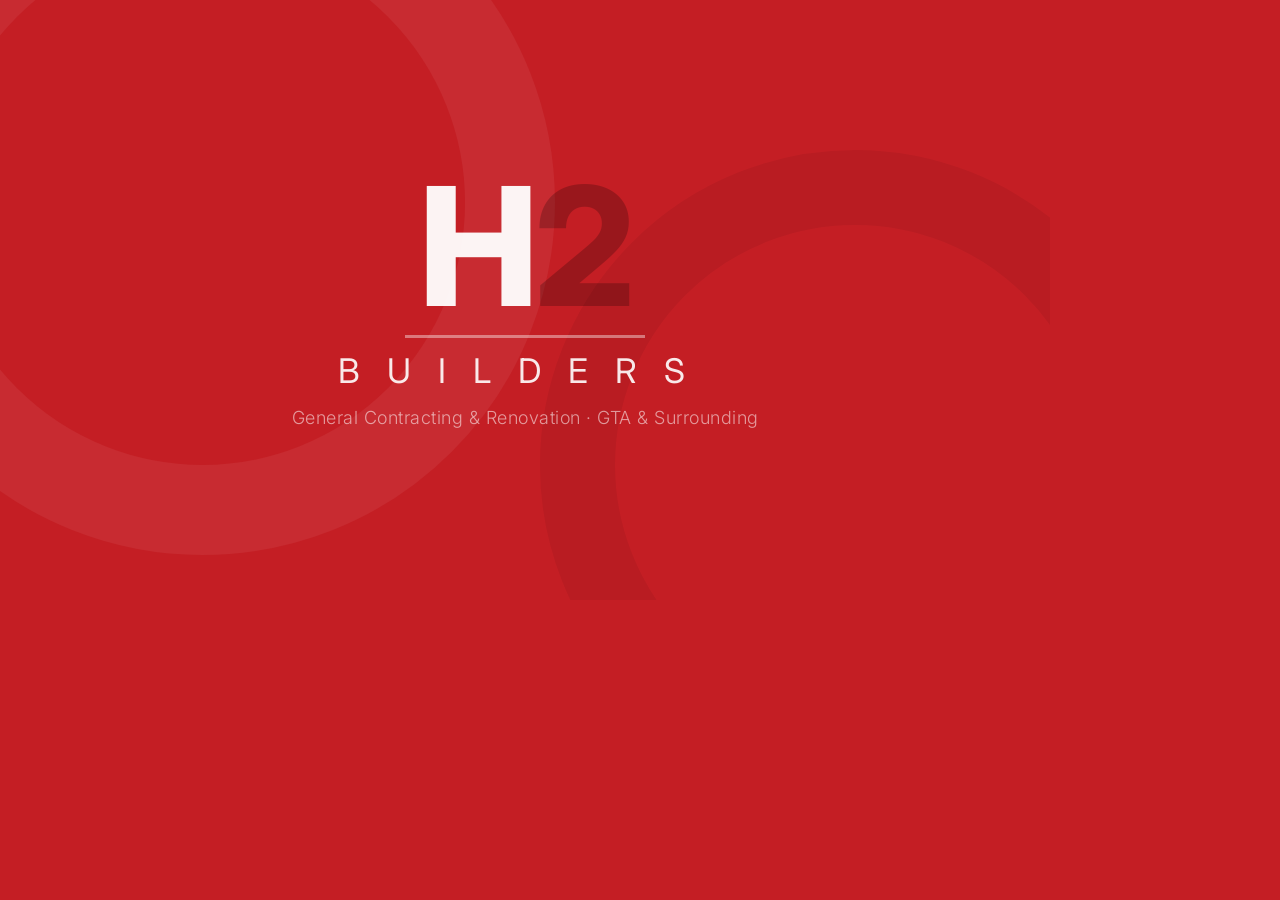
<file: business-card-back.html>
<!DOCTYPE html>
<html lang="en">
<head>
  <meta charset="UTF-8">
  <style>
    @import url('https://fonts.googleapis.com/css2?family=Inter:wght@300;400;500;600;700;800&display=swap');
    * { margin: 0; padding: 0; box-sizing: border-box; }
    html, body {
      width: 1050px;
      height: 600px;
      overflow: hidden;
      font-family: 'Inter', Arial, sans-serif;
      background: #C41E24;
    }
    .card-back {
      width: 1050px;
      height: 600px;
      background: #C41E24;
      display: flex;
      align-items: center;
      justify-content: center;
      position: relative;
      overflow: hidden;
    }
    .card-back::before {
      content: '';
      position: absolute;
      top: -150px;
      left: -150px;
      width: 525px;
      height: 525px;
      border: 90px solid rgba(255,255,255,0.06);
      border-radius: 50%;
    }
    .card-back::after {
      content: '';
      position: absolute;
      bottom: -180px;
      right: -120px;
      width: 480px;
      height: 480px;
      border: 75px solid rgba(0,0,0,0.06);
      border-radius: 50%;
    }
    .back-content {
      display: flex;
      flex-direction: column;
      align-items: center;
      gap: 0;
      position: relative;
      z-index: 1;
    }
    .back-wordmark {
      display: flex;
      align-items: baseline;
      letter-spacing: -4px;
      line-height: 0.9;
    }
    .back-logo-h {
      font-size: 165px;
      font-weight: 800;
      color: rgba(255,255,255,0.95);
    }
    .back-logo-2 {
      font-size: 165px;
      font-weight: 800;
      color: rgba(0,0,0,0.22);
    }
    .back-rule {
      width: 240px;
      height: 3px;
      background: rgba(255,255,255,0.4);
      margin: 14px 0 12px;
    }
    .back-builders {
      font-size: 34px;
      font-weight: 400;
      color: rgba(255,255,255,0.9);
      letter-spacing: 27px;
      text-transform: uppercase;
    }
    .back-tagline {
      font-size: 18px;
      color: rgba(255,255,255,0.55);
      letter-spacing: 0.5px;
      margin-top: 16px;
      font-weight: 300;
    }
  </style>
</head>
<body>
  <div class="card-back">
    <div class="back-content">
      <div class="back-wordmark">
        <span class="back-logo-h">H</span><span class="back-logo-2">2</span>
      </div>
      <div class="back-rule"></div>
      <div class="back-builders">Builders</div>
      <div class="back-tagline">General Contracting &amp; Renovation · GTA &amp; Surrounding</div>
    </div>
  </div>
</body>
</html>
</file>
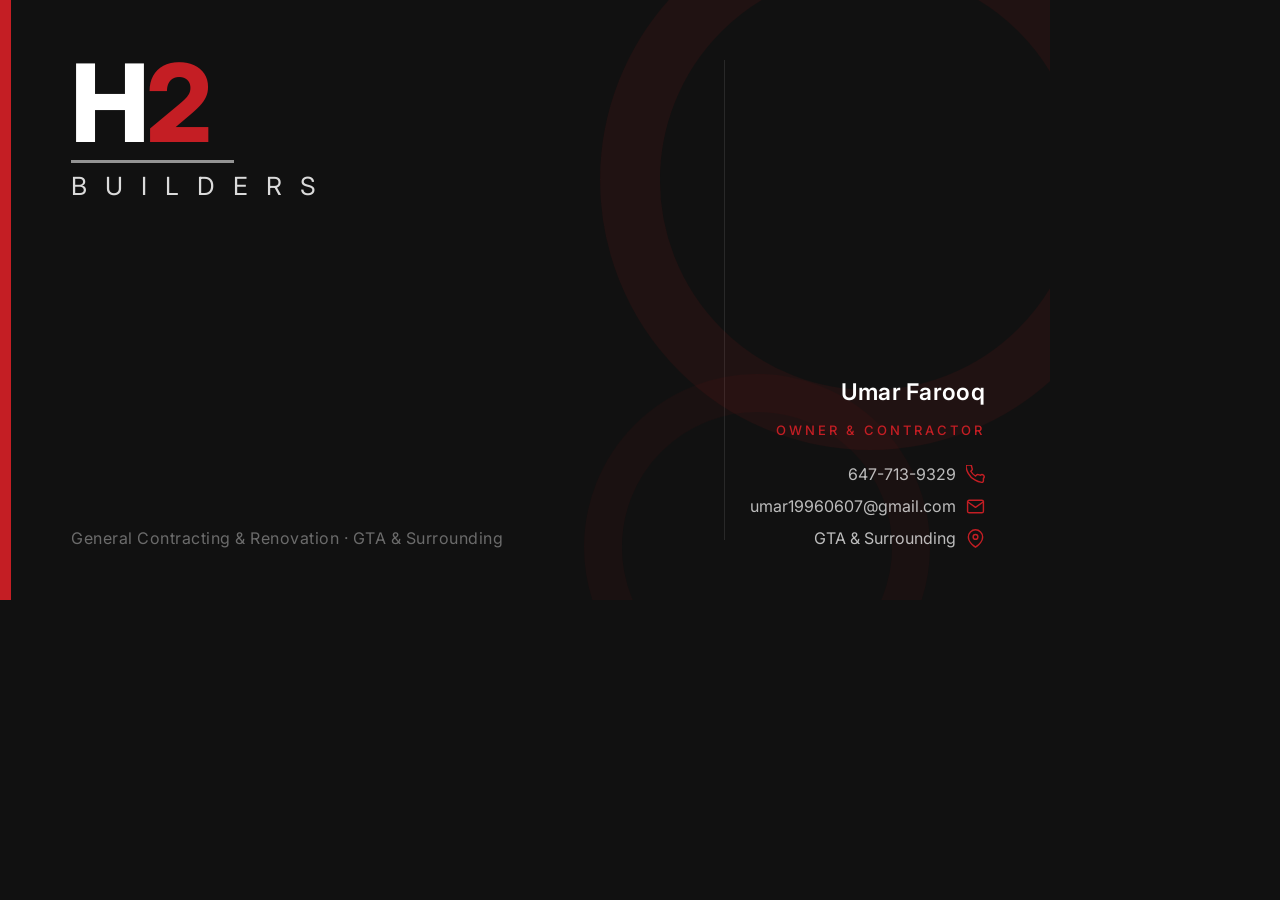
<file: business-card-front.html>
<!DOCTYPE html>
<html lang="en">
<head>
  <meta charset="UTF-8">
  <style>
    @import url('https://fonts.googleapis.com/css2?family=Inter:wght@300;400;500;600;700;800&display=swap');
    * { margin: 0; padding: 0; box-sizing: border-box; }
    html, body {
      width: 1050px;
      height: 600px;
      overflow: hidden;
      font-family: 'Inter', Arial, sans-serif;
      background: #111111;
    }
    .card-front {
      width: 1050px;
      height: 600px;
      background: #111111;
      display: flex;
      position: relative;
      overflow: hidden;
    }
    .card-front::before {
      content: '';
      position: absolute;
      top: -90px;
      right: -90px;
      width: 420px;
      height: 420px;
      border: 60px solid rgba(196, 30, 36, 0.08);
      border-radius: 50%;
    }
    .card-front::after {
      content: '';
      position: absolute;
      bottom: -120px;
      right: 120px;
      width: 270px;
      height: 270px;
      border: 38px solid rgba(196, 30, 36, 0.05);
      border-radius: 50%;
    }
    .front-stripe {
      width: 11px;
      background: #C41E24;
      flex-shrink: 0;
    }
    .front-content {
      flex: 1;
      display: flex;
      flex-direction: column;
      justify-content: space-between;
      padding: 54px 75px 52px 60px;
      position: relative;
      z-index: 1;
    }
    .logo { display: flex; flex-direction: column; }
    .logo-wordmark {
      display: flex;
      align-items: baseline;
      line-height: 1;
      letter-spacing: -3px;
    }
    .logo-h {
      font-size: 108px;
      font-weight: 800;
      color: #FFFFFF;
      line-height: 0.9;
    }
    .logo-2 {
      font-size: 108px;
      font-weight: 800;
      color: #C41E24;
      line-height: 0.9;
    }
    .logo-rule {
      width: 163px;
      height: 3px;
      background: rgba(255,255,255,0.55);
      margin: 9px 0 8px;
    }
    .logo-builders {
      font-size: 25px;
      font-weight: 400;
      color: rgba(255,255,255,0.85);
      letter-spacing: 18px;
      text-transform: uppercase;
    }
    .tagline {
      font-size: 16px;
      color: rgba(255,255,255,0.38);
      letter-spacing: 0.5px;
      font-weight: 400;
    }
    .divider-line {
      width: 1px;
      background: rgba(255,255,255,0.1);
      align-self: stretch;
      margin: 60px 15px 60px 30px;
      flex-shrink: 0;
    }
    .front-right {
      display: flex;
      flex-direction: column;
      justify-content: flex-end;
      padding: 54px 65px 52px 0;
      align-items: flex-end;
      gap: 12px;
      position: relative;
      z-index: 1;
      min-width: 310px;
    }
    .contact-name {
      font-size: 23px;
      font-weight: 600;
      color: #FFFFFF;
      letter-spacing: 0.3px;
      text-align: right;
      margin-bottom: 4px;
    }
    .contact-title {
      font-size: 13px;
      font-weight: 500;
      color: #C41E24;
      letter-spacing: 3px;
      text-transform: uppercase;
      text-align: right;
      margin-bottom: 14px;
    }
    .contact-item {
      display: flex;
      align-items: center;
      gap: 10px;
      justify-content: flex-end;
    }
    .contact-text {
      font-size: 16px;
      color: rgba(255,255,255,0.72);
      font-weight: 400;
      text-align: right;
    }
    .contact-icon {
      width: 19px;
      height: 19px;
      flex-shrink: 0;
    }
  </style>
</head>
<body>
  <div class="card-front">
    <div class="front-stripe"></div>
    <div class="front-content">
      <div class="logo">
        <div class="logo-wordmark">
          <span class="logo-h">H</span><span class="logo-2">2</span>
        </div>
        <div class="logo-rule"></div>
        <div class="logo-builders">Builders</div>
      </div>
      <div class="tagline">General Contracting &amp; Renovation · GTA &amp; Surrounding</div>
    </div>
    <div class="divider-line"></div>
    <div class="front-right">
      <div class="contact-name">Umar Farooq</div>
      <div class="contact-title">Owner &amp; Contractor</div>
      <div class="contact-item">
        <span class="contact-text">647-713-9329</span>
        <svg class="contact-icon" viewBox="0 0 24 24" fill="none" stroke="#C41E24" stroke-width="1.8" stroke-linecap="round" stroke-linejoin="round">
          <path d="M22 16.92v3a2 2 0 01-2.18 2 19.79 19.79 0 01-8.63-3.07A19.5 19.5 0 013.07 10.8 19.79 19.79 0 01.1 2.18 2 2 0 012.08 0h3a2 2 0 012 1.72c.127.96.361 1.903.7 2.81a2 2 0 01-.45 2.11L6.09 7.91a16 16 0 006 6l1.27-1.27a2 2 0 012.11-.45c.907.339 1.85.573 2.81.7A2 2 0 0122 16.92z"/>
        </svg>
      </div>
      <div class="contact-item">
        <span class="contact-text">umar19960607@gmail.com</span>
        <svg class="contact-icon" viewBox="0 0 24 24" fill="none" stroke="#C41E24" stroke-width="1.8" stroke-linecap="round" stroke-linejoin="round">
          <path d="M4 4h16c1.1 0 2 .9 2 2v12c0 1.1-.9 2-2 2H4c-1.1 0-2-.9-2-2V6c0-1.1.9-2 2-2z"/>
          <polyline points="22,6 12,13 2,6"/>
        </svg>
      </div>
      <div class="contact-item">
        <span class="contact-text">GTA &amp; Surrounding</span>
        <svg class="contact-icon" viewBox="0 0 24 24" fill="none" stroke="#C41E24" stroke-width="1.8" stroke-linecap="round" stroke-linejoin="round">
          <path d="M21 10c0 7-9 13-9 13s-9-6-9-13a9 9 0 0118 0z"/>
          <circle cx="12" cy="10" r="3"/>
        </svg>
      </div>
    </div>
  </div>
</body>
</html>
</file>
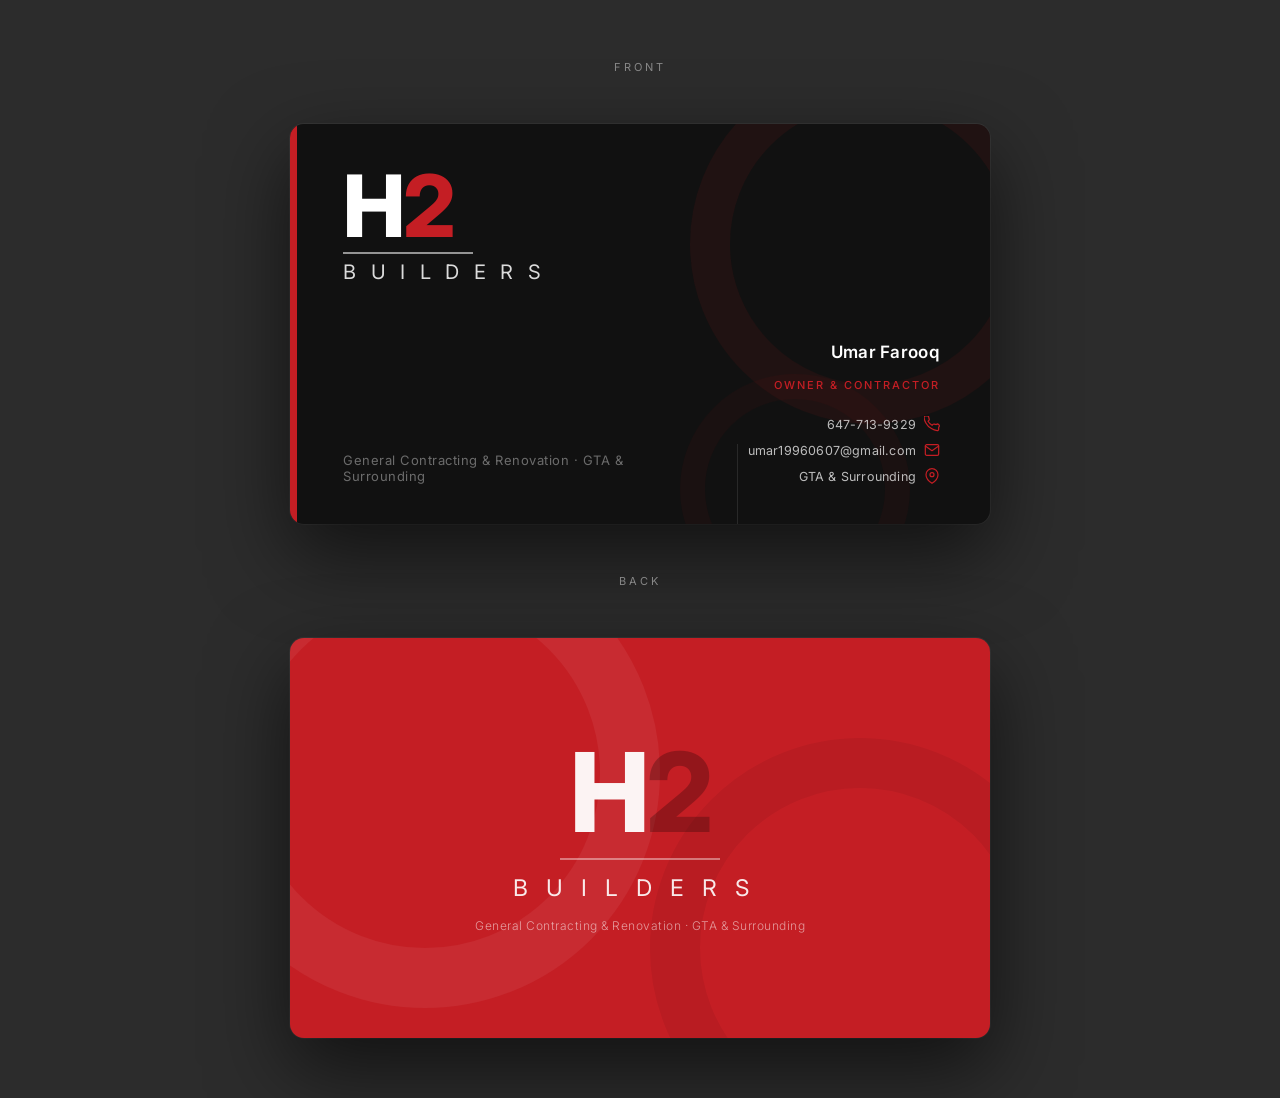
<file: business-card.html>
<!DOCTYPE html>
<html lang="en">
<head>
  <meta charset="UTF-8">
  <meta name="viewport" content="width=device-width, initial-scale=1.0">
  <title>H2 Builders – Business Card</title>
  <style>
    @import url('https://fonts.googleapis.com/css2?family=Inter:wght@300;400;500;600;700;800&display=swap');

    * { margin: 0; padding: 0; box-sizing: border-box; }

    body {
      background: #2C2C2C;
      display: flex;
      flex-direction: column;
      align-items: center;
      justify-content: center;
      min-height: 100vh;
      padding: 60px 40px;
      font-family: 'Inter', Arial, sans-serif;
      gap: 50px;
    }

    .page-label {
      color: #888;
      font-size: 11px;
      letter-spacing: 3px;
      text-transform: uppercase;
      font-family: 'Inter', Arial, sans-serif;
    }

    /* ─── CARD DIMENSIONS ───────────────────────────────────────────
       Standard business card: 3.5in × 2in
       Rendered at 200dpi equivalent: 700px × 400px
       (Safe area / bleed handled with padding)
    ─────────────────────────────────────────────────────────────── */
    .card {
      width: 700px;
      height: 400px;
      border-radius: 14px;
      overflow: hidden;
      box-shadow: 0 30px 80px rgba(0,0,0,0.6), 0 0 0 1px rgba(255,255,255,0.05);
      flex-shrink: 0;
    }

    /* ═══════════════════════════════════════════════════════════════
       FRONT
    ═══════════════════════════════════════════════════════════════ */
    .card-front {
      width: 100%;
      height: 100%;
      background: #111111;
      display: flex;
      position: relative;
      overflow: hidden;
    }

    /* Background geometric accent */
    .card-front::before {
      content: '';
      position: absolute;
      top: -60px;
      right: -60px;
      width: 280px;
      height: 280px;
      border: 40px solid rgba(196, 30, 36, 0.08);
      border-radius: 50%;
    }

    .card-front::after {
      content: '';
      position: absolute;
      bottom: -80px;
      right: 80px;
      width: 180px;
      height: 180px;
      border: 25px solid rgba(196, 30, 36, 0.05);
      border-radius: 50%;
    }

    /* Red left accent stripe */
    .front-stripe {
      width: 7px;
      background: #C41E24;
      flex-shrink: 0;
    }

    .front-content {
      flex: 1;
      display: flex;
      flex-direction: column;
      justify-content: space-between;
      padding: 44px 50px 40px 46px;
      position: relative;
      z-index: 1;
    }

    /* ─── LOGO ─── */
    .logo {
      display: flex;
      flex-direction: column;
      gap: 0;
    }

    .logo-wordmark {
      display: flex;
      align-items: baseline;
      line-height: 1;
      letter-spacing: -2px;
    }

    .logo-h {
      font-size: 86px;
      font-weight: 800;
      color: #FFFFFF;
      line-height: 0.9;
    }

    .logo-2 {
      font-size: 86px;
      font-weight: 800;
      color: #C41E24;
      line-height: 0.9;
    }

    .logo-rule {
      width: 130px;
      height: 2px;
      background: rgba(255,255,255,0.55);
      margin: 7px 0 6px;
    }

    .logo-builders {
      font-size: 20px;
      font-weight: 400;
      color: rgba(255,255,255,0.85);
      letter-spacing: 14.5px;
      text-transform: uppercase;
    }

    /* ─── TAGLINE ─── */
    .tagline {
      font-size: 13px;
      color: rgba(255,255,255,0.38);
      letter-spacing: 0.5px;
      font-weight: 400;
      margin-top: auto;
    }

    /* ─── CONTACT BLOCK (right column) ─── */
    .front-right {
      display: flex;
      flex-direction: column;
      justify-content: flex-end;
      padding: 44px 50px 40px 0;
      align-items: flex-end;
      gap: 10px;
      position: relative;
      z-index: 1;
      min-width: 220px;
    }

    .contact-name {
      font-size: 17px;
      font-weight: 600;
      color: #FFFFFF;
      letter-spacing: 0.3px;
      text-align: right;
      margin-bottom: 6px;
    }

    .contact-title {
      font-size: 11px;
      font-weight: 500;
      color: #C41E24;
      letter-spacing: 2px;
      text-transform: uppercase;
      text-align: right;
      margin-bottom: 14px;
    }

    .contact-item {
      display: flex;
      align-items: center;
      gap: 8px;
      justify-content: flex-end;
    }

    .contact-text {
      font-size: 12.5px;
      color: rgba(255,255,255,0.72);
      font-weight: 400;
      letter-spacing: 0.2px;
      text-align: right;
    }

    .contact-icon {
      width: 16px;
      height: 16px;
      flex-shrink: 0;
      opacity: 0.5;
    }

    .divider-line {
      width: 1px;
      height: 80px;
      background: rgba(255,255,255,0.1);
      align-self: flex-end;
      margin: 0 10px 0 20px;
      flex-shrink: 0;
    }

    /* ═══════════════════════════════════════════════════════════════
       BACK
    ═══════════════════════════════════════════════════════════════ */
    .card-back {
      width: 100%;
      height: 100%;
      background: #C41E24;
      display: flex;
      align-items: center;
      justify-content: center;
      position: relative;
      overflow: hidden;
    }

    .card-back::before {
      content: '';
      position: absolute;
      top: -100px;
      left: -100px;
      width: 350px;
      height: 350px;
      border: 60px solid rgba(255,255,255,0.06);
      border-radius: 50%;
    }

    .card-back::after {
      content: '';
      position: absolute;
      bottom: -120px;
      right: -80px;
      width: 320px;
      height: 320px;
      border: 50px solid rgba(0,0,0,0.06);
      border-radius: 50%;
    }

    .back-content {
      display: flex;
      flex-direction: column;
      align-items: center;
      gap: 6px;
      position: relative;
      z-index: 1;
    }

    .back-logo-h {
      font-size: 110px;
      font-weight: 800;
      color: rgba(255,255,255,0.95);
      line-height: 0.9;
      letter-spacing: -3px;
    }

    .back-logo-2 {
      font-size: 110px;
      font-weight: 800;
      color: rgba(0,0,0,0.25);
      line-height: 0.9;
      letter-spacing: -3px;
    }

    .back-rule {
      width: 160px;
      height: 2px;
      background: rgba(255,255,255,0.4);
      margin: 10px 0 8px;
    }

    .back-builders {
      font-size: 23px;
      font-weight: 400;
      color: rgba(255,255,255,0.9);
      letter-spacing: 18px;
      text-transform: uppercase;
    }

    .back-tagline {
      font-size: 12px;
      color: rgba(255,255,255,0.55);
      letter-spacing: 0.5px;
      margin-top: 10px;
      font-weight: 300;
    }

    /* ─── PRINT STYLES ────────────────────────────────────────── */
    @media print {
      body {
        background: white;
        padding: 0;
        gap: 0;
        display: block;
      }

      .page-label { display: none; }

      .card {
        width: 3.5in;
        height: 2in;
        border-radius: 0;
        box-shadow: none;
        page-break-after: always;
        margin: 0;
        font-size: 0;
      }

      .card * {
        -webkit-print-color-adjust: exact;
        print-color-adjust: exact;
      }

      .logo-h    { font-size: 38pt; }
      .logo-2    { font-size: 38pt; }
      .logo-builders { font-size: 8.5pt; letter-spacing: 6pt; }
      .logo-rule { width: 57pt; }

      .contact-name  { font-size: 7.5pt; }
      .contact-title { font-size: 5pt; letter-spacing: 1pt; }
      .contact-text  { font-size: 5.5pt; }
      .contact-icon  { width: 7pt; height: 7pt; }
      .tagline       { font-size: 5.5pt; }

      .front-content { padding: 19pt 22pt 18pt 20pt; }
      .front-right   { padding: 19pt 22pt 18pt 0; min-width: 96pt; }
      .front-stripe  { width: 3pt; }

      .back-logo-h  { font-size: 48pt; }
      .back-logo-2  { font-size: 48pt; }
      .back-builders { font-size: 10pt; letter-spacing: 8pt; }
      .back-tagline  { font-size: 5pt; margin-top: 4pt; }
      .back-rule     { width: 70pt; }
    }
  </style>
</head>
<body>

  <p class="page-label">Front</p>

  <!-- ══════════════════ FRONT ══════════════════ -->
  <div class="card">
    <div class="card-front">
      <div class="front-stripe"></div>

      <div class="front-content">
        <!-- Logo -->
        <div class="logo">
          <div class="logo-wordmark">
            <span class="logo-h">H</span><span class="logo-2">2</span>
          </div>
          <div class="logo-rule"></div>
          <div class="logo-builders">Builders</div>
        </div>

        <!-- Tagline at bottom left -->
        <div class="tagline">General Contracting &amp; Renovation · GTA &amp; Surrounding</div>
      </div>

      <!-- Vertical divider -->
      <div class="divider-line"></div>

      <!-- Contact info right column -->
      <div class="front-right">
        <div class="contact-name">Umar Farooq</div>
        <div class="contact-title">Owner &amp; Contractor</div>

        <div class="contact-item">
          <span class="contact-text">647-713-9329</span>
          <svg class="contact-icon" viewBox="0 0 24 24" fill="none" stroke="currentColor" stroke-width="1.8" stroke-linecap="round" stroke-linejoin="round" style="color:#C41E24; opacity:1;">
            <path d="M22 16.92v3a2 2 0 01-2.18 2 19.79 19.79 0 01-8.63-3.07A19.5 19.5 0 013.07 10.8 19.79 19.79 0 01.1 2.18 2 2 0 012.08 0h3a2 2 0 012 1.72c.127.96.361 1.903.7 2.81a2 2 0 01-.45 2.11L6.09 7.91a16 16 0 006 6l1.27-1.27a2 2 0 012.11-.45c.907.339 1.85.573 2.81.7A2 2 0 0122 16.92z"/>
          </svg>
        </div>

        <div class="contact-item">
          <span class="contact-text">umar19960607@gmail.com</span>
          <svg class="contact-icon" viewBox="0 0 24 24" fill="none" stroke="currentColor" stroke-width="1.8" stroke-linecap="round" stroke-linejoin="round" style="color:#C41E24; opacity:1;">
            <path d="M4 4h16c1.1 0 2 .9 2 2v12c0 1.1-.9 2-2 2H4c-1.1 0-2-.9-2-2V6c0-1.1.9-2 2-2z"/>
            <polyline points="22,6 12,13 2,6"/>
          </svg>
        </div>

        <div class="contact-item">
          <span class="contact-text">GTA &amp; Surrounding</span>
          <svg class="contact-icon" viewBox="0 0 24 24" fill="none" stroke="currentColor" stroke-width="1.8" stroke-linecap="round" stroke-linejoin="round" style="color:#C41E24; opacity:1;">
            <path d="M21 10c0 7-9 13-9 13s-9-6-9-13a9 9 0 0118 0z"/>
            <circle cx="12" cy="10" r="3"/>
          </svg>
        </div>

      </div>
    </div>
  </div>

  <p class="page-label">Back</p>

  <!-- ══════════════════ BACK ══════════════════ -->
  <div class="card">
    <div class="card-back">
      <div class="back-content">
        <div style="display:flex; align-items:baseline; letter-spacing:-3px;">
          <span class="back-logo-h">H</span><span class="back-logo-2">2</span>
        </div>
        <div class="back-rule"></div>
        <div class="back-builders">Builders</div>
        <div class="back-tagline">General Contracting &amp; Renovation · GTA &amp; Surrounding</div>
      </div>
    </div>
  </div>

</body>
</html>
</file>
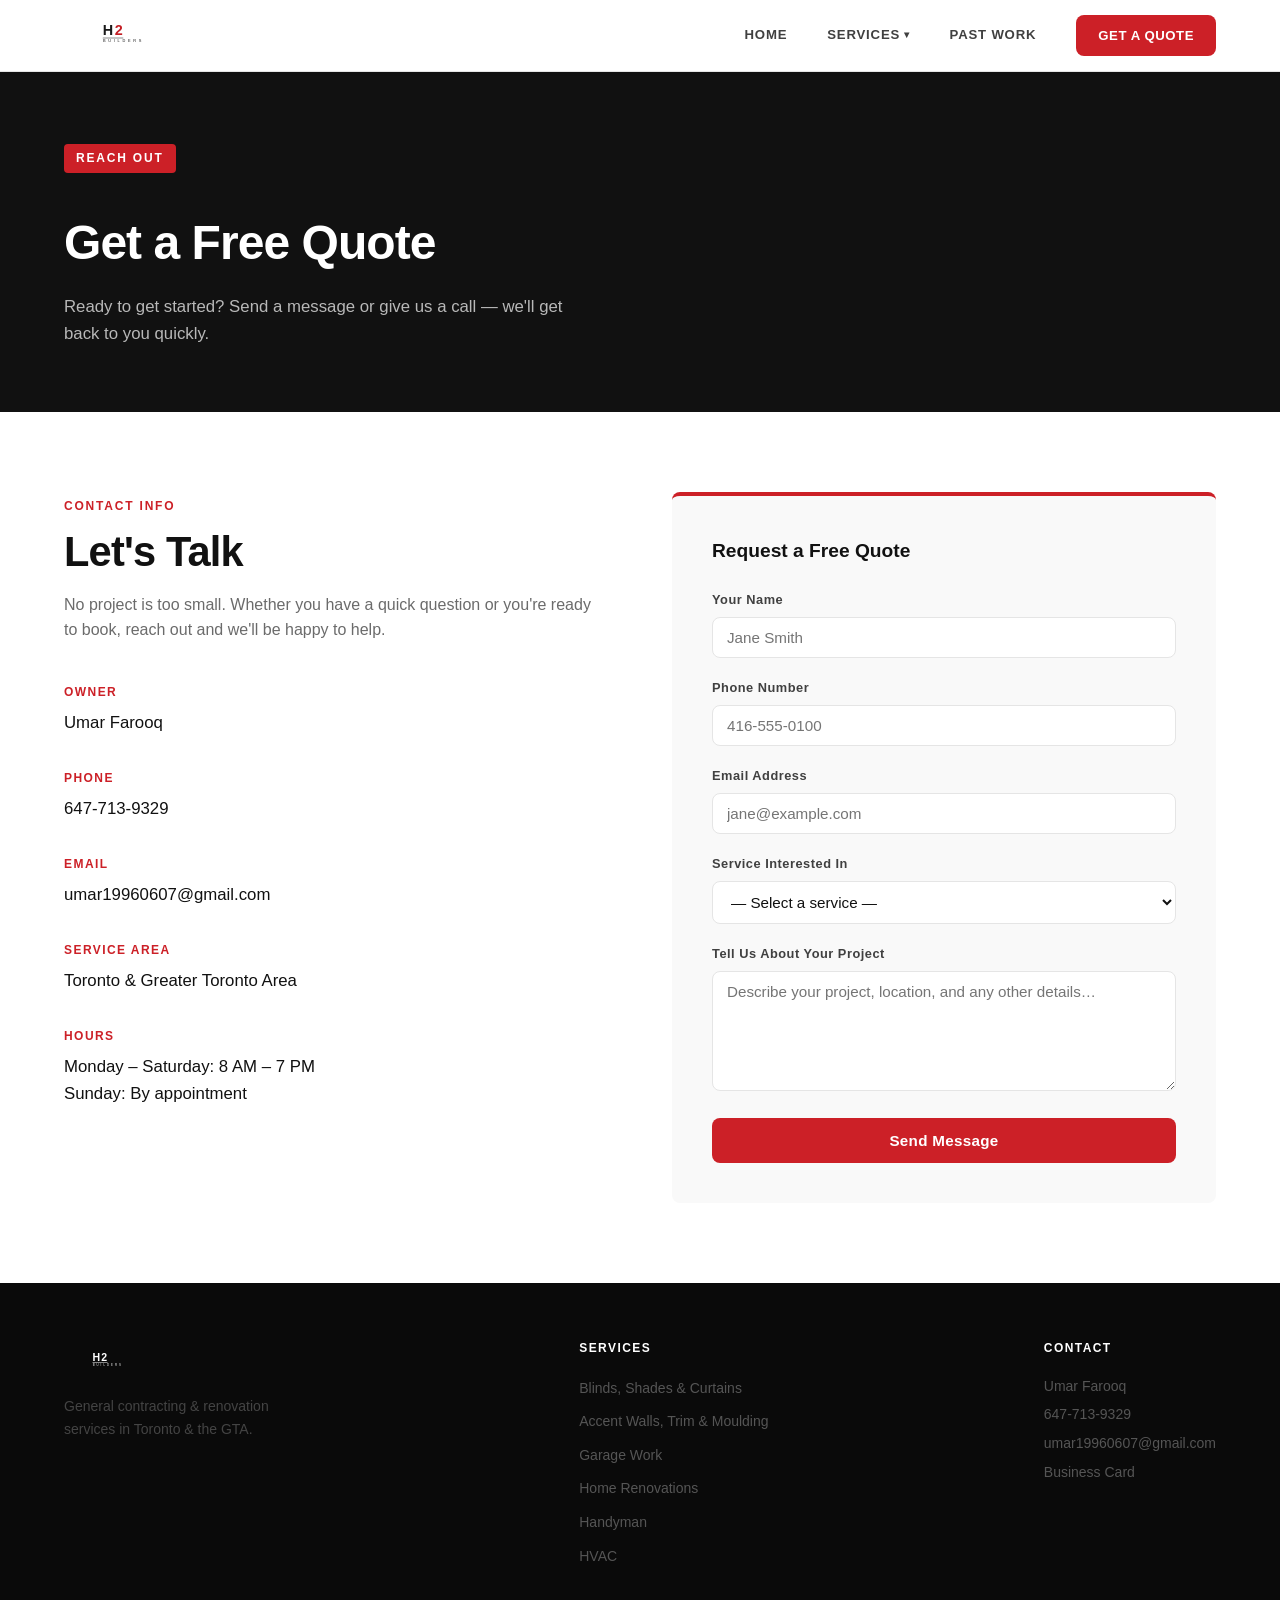
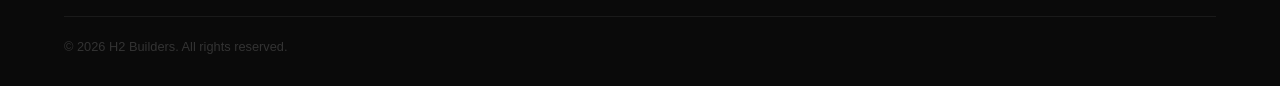
<file: contact.html>
<!DOCTYPE html>
<html lang="en">
<head>
  <meta charset="UTF-8" />
  <meta name="viewport" content="width=device-width, initial-scale=1.0" />
  <title>Contact — H2 Builders</title>
  <meta name="description" content="Get in touch with H2 Builders for a free quote on your next home renovation project." />
  <link rel="stylesheet" href="assets/styles.css" />
</head>
<body>

  <!-- Nav -->
  <nav>
    <a href="index.html">
      <img class="nav-logo" src="assets/logo.svg" alt="H2 Builders" />
    </a>
    <ul class="nav-links">
      <li><a href="index.html">Home</a></li>
      <li class="nav-dropdown">
        <a href="services.html">Services</a>
        <ul class="nav-dropdown-menu">
          <li><a href="services/blinds.html">Blinds, Shades &amp; Curtains</a></li>
          <li><a href="services/accent-walls.html">Accent Walls, Trim &amp; Moulding</a></li>
          <li><a href="services/garage.html">Garage Work</a></li>
          <li><a href="services/renovations.html">Home Renovations</a></li>
          <li><a href="services/handyman.html">Handyman</a></li>
          <li><a href="services/hvac.html">HVAC</a></li>
        </ul>
      </li>
      <li><a href="past-work.html">Past Work</a></li>
      <li><a href="contact.html" class="nav-cta active">Get a Quote</a></li>
    </ul>
  </nav>

  <!-- Page header -->
  <div class="page-header">
    <span class="hero-eyebrow">Reach Out</span>
    <h1>Get a Free Quote</h1>
    <p>Ready to get started? Send a message or give us a call — we'll get back to you quickly.</p>
  </div>

  <!-- Contact content -->
  <section>
    <div class="contact-section">

      <!-- Left: contact info -->
      <div>
        <span class="section-label">Contact Info</span>
        <h2 class="section-title">Let's Talk</h2>
        <p style="color:var(--gray); margin-bottom:2.5rem;">
          No project is too small. Whether you have a quick question or you're ready to book, reach out and we'll be happy to help.
        </p>

        <div class="contact-info-block">
          <h3>Owner</h3>
          <p>Umar Farooq</p>
        </div>
        <div class="contact-info-block">
          <h3>Phone</h3>
          <a href="tel:6477139329">647-713-9329</a>
        </div>
        <div class="contact-info-block">
          <h3>Email</h3>
          <a href="mailto:umar19960607@gmail.com">umar19960607@gmail.com</a>
        </div>
        <div class="contact-info-block">
          <h3>Service Area</h3>
          <p>Toronto &amp; Greater Toronto Area</p>
        </div>
        <div class="contact-info-block">
          <h3>Hours</h3>
          <p>Monday – Saturday: 8 AM – 7 PM<br />Sunday: By appointment</p>
        </div>
      </div>

      <!-- Right: quote form -->
      <div class="contact-card">
        <h3>Request a Free Quote</h3>
        <form action="mailto:umar19960607@gmail.com" method="post" enctype="text/plain">
          <div class="form-group">
            <label for="name">Your Name</label>
            <input type="text" id="name" name="name" placeholder="Jane Smith" required />
          </div>
          <div class="form-group">
            <label for="phone">Phone Number</label>
            <input type="tel" id="phone" name="phone" placeholder="416-555-0100" />
          </div>
          <div class="form-group">
            <label for="email">Email Address</label>
            <input type="email" id="email" name="email" placeholder="jane@example.com" required />
          </div>
          <div class="form-group">
            <label for="service">Service Interested In</label>
            <select id="service" name="service">
              <option value="">— Select a service —</option>
              <option>Blinds, Shades &amp; Curtains</option>
              <option>Accent Wall</option>
              <option>Garage Shelving</option>
              <option>Garage Door Painting</option>
              <option>Interior Painting</option>
              <option>General Contracting</option>
              <option>HVAC — Air Conditioning</option>
              <option>HVAC — Furnace</option>
              <option>HVAC — Water Heater</option>
              <option>Other / Not Sure</option>
            </select>
          </div>
          <div class="form-group">
            <label for="message">Tell Us About Your Project</label>
            <textarea id="message" name="message" placeholder="Describe your project, location, and any other details…"></textarea>
          </div>
          <button type="submit" class="btn btn-red" style="width:100%; border:none; cursor:pointer;">
            Send Message
          </button>
        </form>
      </div>

    </div>
  </section>

  <!-- Footer -->
  <footer>
    <div class="footer-inner">
      <div>
        <img class="footer-logo" src="assets/logo.svg" alt="H2 Builders" />
        <p class="footer-tagline">General contracting &amp; renovation services in Toronto &amp; the GTA.</p>
      </div>
      <div class="footer-col">
        <h4>Services</h4>
        <ul>
          <li><a href="services/blinds.html">Blinds, Shades &amp; Curtains</a></li>
          <li><a href="services/accent-walls.html">Accent Walls, Trim &amp; Moulding</a></li>
          <li><a href="services/garage.html">Garage Work</a></li>
          <li><a href="services/renovations.html">Home Renovations</a></li>
          <li><a href="services/handyman.html">Handyman</a></li>
          <li><a href="services/hvac.html">HVAC</a></li>
        </ul>
      </div>
      <div class="footer-col">
        <h4>Contact</h4>
        <p>Umar Farooq</p>
        <p><a href="tel:6477139329">647-713-9329</a></p>
        <p><a href="mailto:umar19960607@gmail.com">umar19960607@gmail.com</a></p>
        <p><a href="business-card.html">Business Card</a></p>
      </div>
    </div>
    <hr class="footer-divider" />
    <div class="footer-bottom">
      <p>&copy; 2026 H2 Builders. All rights reserved.</p>
    </div>
  </footer>

</body>
</html>
</file>
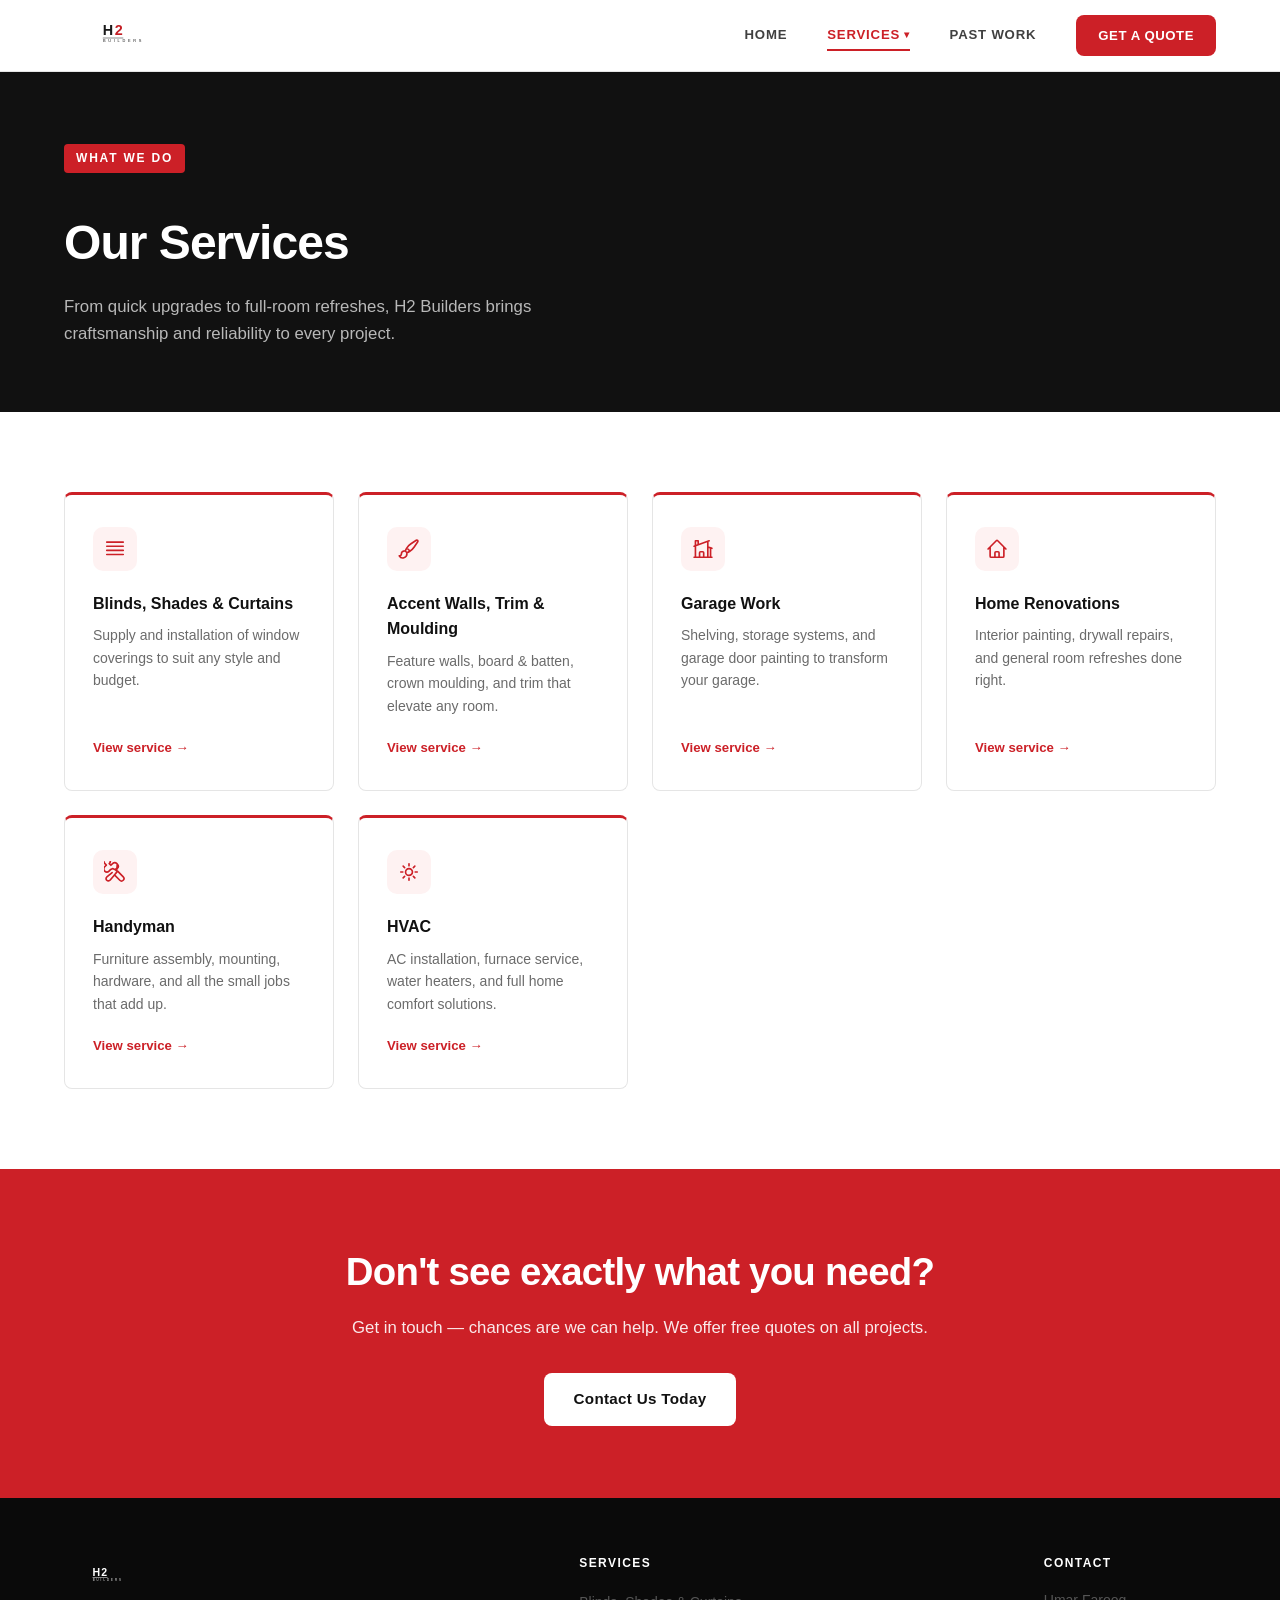
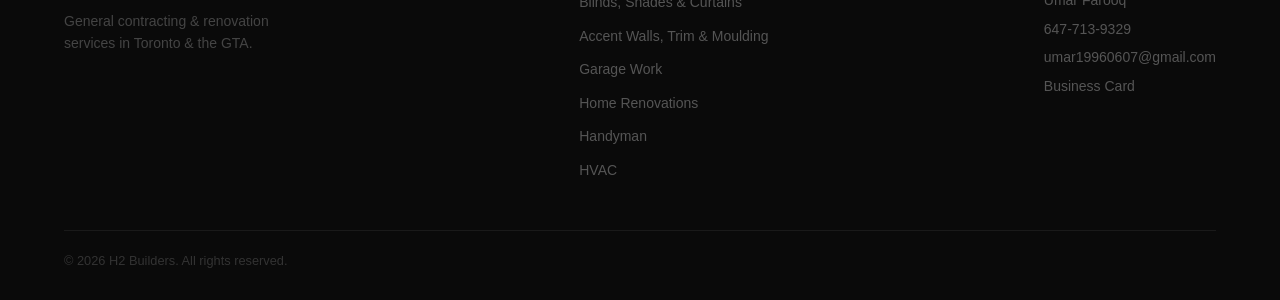
<file: services.html>
<!DOCTYPE html>
<html lang="en">
<head>
  <meta charset="UTF-8" />
  <meta name="viewport" content="width=device-width, initial-scale=1.0" />
  <title>Services — H2 Builders</title>
  <meta name="description" content="Explore H2 Builders' service categories: blinds & curtains, accent walls, garage work, home renovations, and handyman services." />
  <link rel="stylesheet" href="assets/styles.css" />
</head>
<body>

  <!-- Nav -->
  <nav>
    <a href="index.html">
      <img class="nav-logo" src="assets/logo.svg" alt="H2 Builders" />
    </a>
    <ul class="nav-links">
      <li><a href="index.html">Home</a></li>
      <li class="nav-dropdown">
        <a href="services.html" class="active">Services</a>
        <ul class="nav-dropdown-menu">
          <li><a href="services/blinds.html">Blinds, Shades &amp; Curtains</a></li>
          <li><a href="services/accent-walls.html">Accent Walls, Trim &amp; Moulding</a></li>
          <li><a href="services/garage.html">Garage Work</a></li>
          <li><a href="services/renovations.html">Home Renovations</a></li>
          <li><a href="services/handyman.html">Handyman</a></li>
          <li><a href="services/hvac.html">HVAC</a></li>
        </ul>
      </li>
      <li><a href="past-work.html">Past Work</a></li>
      <li><a href="contact.html" class="nav-cta">Get a Quote</a></li>
    </ul>
  </nav>

  <!-- Page header -->
  <div class="page-header">
    <span class="hero-eyebrow">What We Do</span>
    <h1>Our Services</h1>
    <p>From quick upgrades to full-room refreshes, H2 Builders brings craftsmanship and reliability to every project.</p>
  </div>

  <!-- Category hub -->
  <section>
    <div class="category-grid">
      <a class="category-card" href="services/blinds.html">
        <div class="cat-icon">
          <svg xmlns="http://www.w3.org/2000/svg" fill="none" viewBox="0 0 24 24" stroke-width="1.8" stroke="currentColor"><path stroke-linecap="round" stroke-linejoin="round" d="M3 4.5h18M3 9h18M3 13.5h18M3 18h18" /></svg>
        </div>
        <h3>Blinds, Shades &amp; Curtains</h3>
        <p>Supply and installation of window coverings to suit any style and budget.</p>
        <span class="cat-link">View service</span>
      </a>
      <a class="category-card" href="services/accent-walls.html">
        <div class="cat-icon">
          <svg xmlns="http://www.w3.org/2000/svg" fill="none" viewBox="0 0 24 24" stroke-width="1.8" stroke="currentColor"><path stroke-linecap="round" stroke-linejoin="round" d="M9.53 16.122a3 3 0 0 0-5.78 1.128 2.25 2.25 0 0 1-2.4 2.245 4.5 4.5 0 0 0 8.4-2.245c0-.399-.078-.78-.22-1.128Zm0 0a15.998 15.998 0 0 0 3.388-1.62m-5.043-.025a15.994 15.994 0 0 1 1.622-3.395m3.42 3.42a15.995 15.995 0 0 0 4.764-4.648l3.876-5.814a1.151 1.151 0 0 0-1.597-1.597L14.146 6.32a15.996 15.996 0 0 0-4.649 4.763m3.42 3.42a6.776 6.776 0 0 0-3.42-3.42" /></svg>
        </div>
        <h3>Accent Walls, Trim &amp; Moulding</h3>
        <p>Feature walls, board &amp; batten, crown moulding, and trim that elevate any room.</p>
        <span class="cat-link">View service</span>
      </a>
      <a class="category-card" href="services/garage.html">
        <div class="cat-icon">
          <svg xmlns="http://www.w3.org/2000/svg" fill="none" viewBox="0 0 24 24" stroke-width="1.8" stroke="currentColor"><path stroke-linecap="round" stroke-linejoin="round" d="M8.25 21v-4.875c0-.621.504-1.125 1.125-1.125h2.25c.621 0 1.125.504 1.125 1.125V21m0 0h4.5V3.545M12.75 21h7.5V10.75M2.25 21h1.5m18 0h-18M2.25 9l4.5-1.636M18.75 3l-1.5.545m0 6.205 3 1m1.5.5-1.5-.5M6.75 7.364V3h-3v18m3-13.636 10.5-3.819" /></svg>
        </div>
        <h3>Garage Work</h3>
        <p>Shelving, storage systems, and garage door painting to transform your garage.</p>
        <span class="cat-link">View service</span>
      </a>
      <a class="category-card" href="services/renovations.html">
        <div class="cat-icon">
          <svg xmlns="http://www.w3.org/2000/svg" fill="none" viewBox="0 0 24 24" stroke-width="1.8" stroke="currentColor"><path stroke-linecap="round" stroke-linejoin="round" d="m2.25 12 8.954-8.955c.44-.439 1.152-.439 1.591 0L21.75 12M4.5 9.75v10.125c0 .621.504 1.125 1.125 1.125H9.75v-4.875c0-.621.504-1.125 1.125-1.125h2.25c.621 0 1.125.504 1.125 1.125V21h4.125c.621 0 1.125-.504 1.125-1.125V9.75M8.25 21h8.25" /></svg>
        </div>
        <h3>Home Renovations</h3>
        <p>Interior painting, drywall repairs, and general room refreshes done right.</p>
        <span class="cat-link">View service</span>
      </a>
      <a class="category-card" href="services/handyman.html">
        <div class="cat-icon">
          <svg xmlns="http://www.w3.org/2000/svg" fill="none" viewBox="0 0 24 24" stroke-width="1.8" stroke="currentColor"><path stroke-linecap="round" stroke-linejoin="round" d="M11.42 15.17 17.25 21A2.652 2.652 0 0 0 21 17.25l-5.877-5.877M11.42 15.17l2.496-3.03c.317-.384.74-.626 1.208-.766M11.42 15.17l-4.655 5.653a2.548 2.548 0 1 1-3.586-3.586l5.654-4.654m5.664-9.152a3.375 3.375 0 1 1-4.774 4.773L7.33 9.21l-1.8 1.799a3.375 3.375 0 1 1-4.773-4.774l1.799-1.8-1.799-1.8A3.375 3.375 0 1 1 5.73 2.86l1.8 1.799 1.8-1.799a3.375 3.375 0 1 1 4.773 4.774l-1.799 1.8 1.499 1.498Z" /></svg>
        </div>
        <h3>Handyman</h3>
        <p>Furniture assembly, mounting, hardware, and all the small jobs that add up.</p>
        <span class="cat-link">View service</span>
      </a>
      <a class="category-card" href="services/hvac.html">
        <div class="cat-icon">
          <svg xmlns="http://www.w3.org/2000/svg" fill="none" viewBox="0 0 24 24" stroke-width="1.8" stroke="currentColor"><path stroke-linecap="round" stroke-linejoin="round" d="M12 3v2.25m6.364.386-1.591 1.591M21 12h-2.25m-.386 6.364-1.591-1.591M12 18.75V21m-4.773-4.227-1.591 1.591M5.25 12H3m4.227-4.773L5.636 5.636M15.75 12a3.75 3.75 0 1 1-7.5 0 3.75 3.75 0 0 1 7.5 0Z" /></svg>
        </div>
        <h3>HVAC</h3>
        <p>AC installation, furnace service, water heaters, and full home comfort solutions.</p>
        <span class="cat-link">View service</span>
      </a>
    </div>
  </section>

  <!-- CTA banner -->
  <div class="cta-banner">
    <h2>Don't see exactly what you need?</h2>
    <p>Get in touch — chances are we can help. We offer free quotes on all projects.</p>
    <a href="contact.html" class="btn btn-white">Contact Us Today</a>
  </div>

  <!-- Footer -->
  <footer>
    <div class="footer-inner">
      <div>
        <img class="footer-logo" src="assets/logo.svg" alt="H2 Builders" />
        <p class="footer-tagline">General contracting &amp; renovation services in Toronto &amp; the GTA.</p>
      </div>
      <div class="footer-col">
        <h4>Services</h4>
        <ul>
          <li><a href="services/blinds.html">Blinds, Shades &amp; Curtains</a></li>
          <li><a href="services/accent-walls.html">Accent Walls, Trim &amp; Moulding</a></li>
          <li><a href="services/garage.html">Garage Work</a></li>
          <li><a href="services/renovations.html">Home Renovations</a></li>
          <li><a href="services/handyman.html">Handyman</a></li>
          <li><a href="services/hvac.html">HVAC</a></li>
        </ul>
      </div>
      <div class="footer-col">
        <h4>Contact</h4>
        <p>Umar Farooq</p>
        <p><a href="tel:6477139329">647-713-9329</a></p>
        <p><a href="mailto:umar19960607@gmail.com">umar19960607@gmail.com</a></p>
        <p><a href="business-card.html">Business Card</a></p>
      </div>
    </div>
    <hr class="footer-divider" />
    <div class="footer-bottom">
      <p>&copy; 2026 H2 Builders. All rights reserved.</p>
    </div>
  </footer>

</body>
</html>
</file>
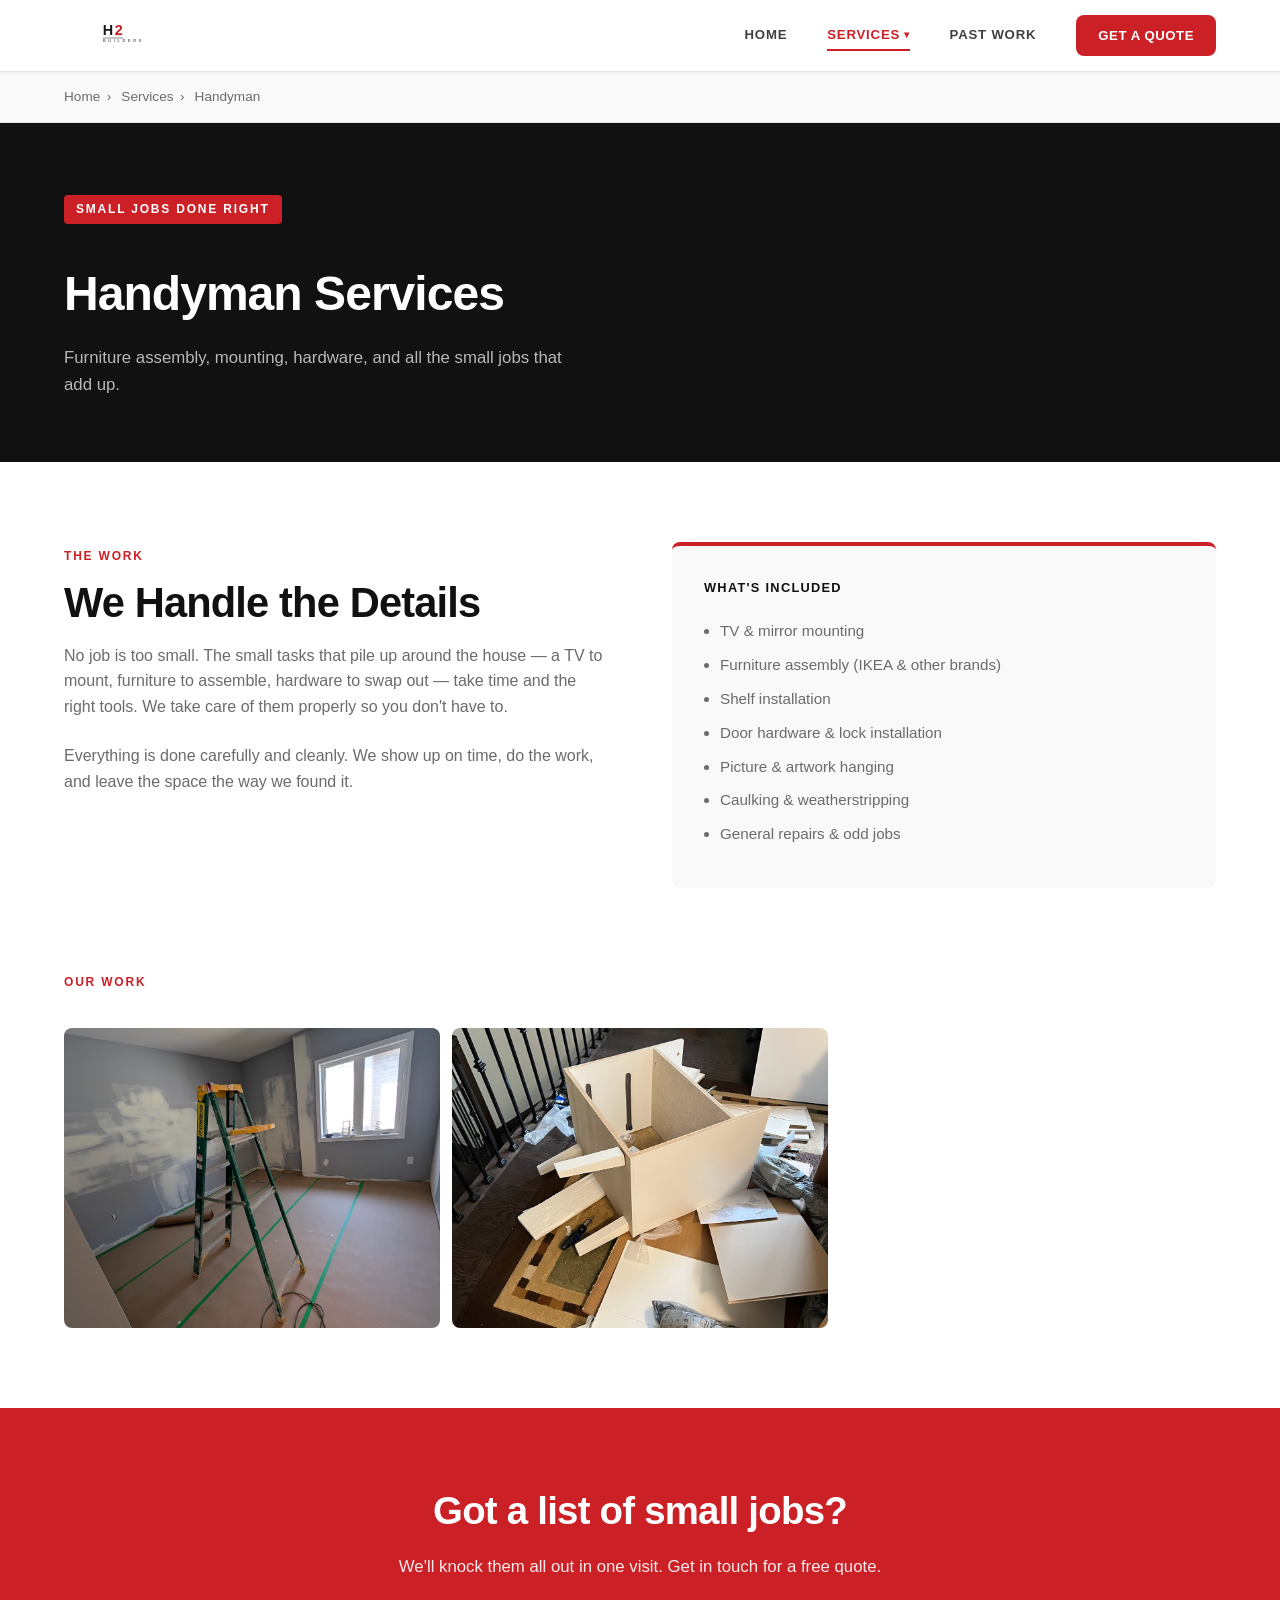
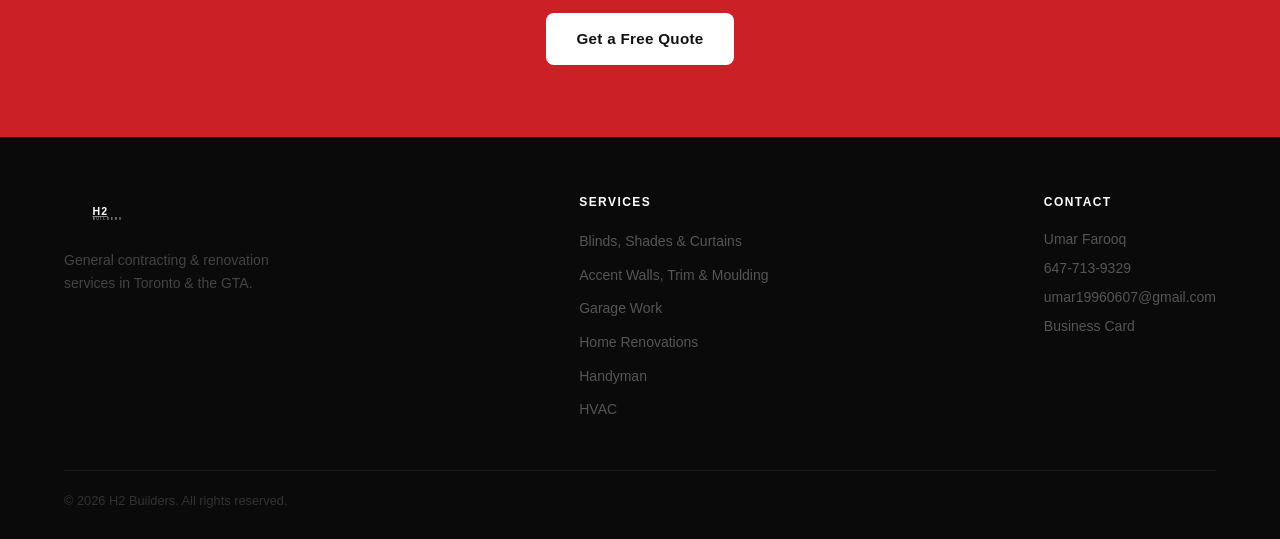
<file: services/handyman.html>
<!DOCTYPE html>
<html lang="en">
<head>
  <meta charset="UTF-8" />
  <meta name="viewport" content="width=device-width, initial-scale=1.0" />
  <title>Handyman — H2 Builders</title>
  <meta name="description" content="Furniture assembly, mounting, hardware installation, and handyman services in Toronto & GTA." />
  <link rel="stylesheet" href="../assets/styles.css" />
</head>
<body>

  <nav>
    <a href="../index.html">
      <img class="nav-logo" src="../assets/logo.svg" alt="H2 Builders" />
    </a>
    <ul class="nav-links">
      <li><a href="../index.html">Home</a></li>
      <li class="nav-dropdown">
        <a href="../services.html" class="active">Services</a>
        <ul class="nav-dropdown-menu">
          <li><a href="blinds.html">Blinds, Shades &amp; Curtains</a></li>
          <li><a href="accent-walls.html">Accent Walls, Trim &amp; Moulding</a></li>
          <li><a href="garage.html">Garage Work</a></li>
          <li><a href="renovations.html">Home Renovations</a></li>
          <li><a href="handyman.html">Handyman</a></li>
          <li><a href="hvac.html">HVAC</a></li>
        </ul>
      </li>
      <li><a href="../past-work.html">Past Work</a></li>
      <li><a href="../contact.html" class="nav-cta">Get a Quote</a></li>
    </ul>
  </nav>

  <div class="breadcrumb">
    <a href="../index.html">Home</a><span>›</span>
    <a href="../services.html">Services</a><span>›</span>
    Handyman
  </div>

  <div class="page-header">
    <span class="hero-eyebrow">Small Jobs Done Right</span>
    <h1>Handyman Services</h1>
    <p>Furniture assembly, mounting, hardware, and all the small jobs that add up.</p>
  </div>

  <section>
    <div class="service-page-grid">
      <div>
        <span class="section-label">The Work</span>
        <h2 class="section-title">We Handle the Details</h2>
        <p style="color:var(--gray); font-size:1rem; margin-bottom:1.5rem;">
          No job is too small. The small tasks that pile up around the house — a TV to mount, furniture to assemble, hardware to swap out — take time and the right tools. We take care of them properly so you don't have to.
        </p>
        <p style="color:var(--gray); font-size:1rem;">
          Everything is done carefully and cleanly. We show up on time, do the work, and leave the space the way we found it.
        </p>
      </div>
      <div class="includes-list">
        <h3>What's Included</h3>
        <ul>
          <li>TV &amp; mirror mounting</li>
          <li>Furniture assembly (IKEA &amp; other brands)</li>
          <li>Shelf installation</li>
          <li>Door hardware &amp; lock installation</li>
          <li>Picture &amp; artwork hanging</li>
          <li>Caulking &amp; weatherstripping</li>
          <li>General repairs &amp; odd jobs</li>
        </ul>
      </div>
    </div>
  </section>

  <section class="gallery-section">
    <span class="section-label">Our Work</span>
    <div class="gallery-grid">
      <img src="../Images/Work%20images/Handyman/PXL_20250915_173757012.jpg" alt="Handyman work" loading="lazy" />
      <img src="../Images/Work%20images/Handyman/IMG_5338.jpg" alt="Handyman installation" loading="lazy" />
    </div>
  </section>

  <div class="cta-banner">
    <h2>Got a list of small jobs?</h2>
    <p>We'll knock them all out in one visit. Get in touch for a free quote.</p>
    <a href="../contact.html" class="btn btn-white">Get a Free Quote</a>
  </div>

  <footer>
    <div class="footer-inner">
      <div>
        <img class="footer-logo" src="../assets/logo.svg" alt="H2 Builders" />
        <p class="footer-tagline">General contracting &amp; renovation services in Toronto &amp; the GTA.</p>
      </div>
      <div class="footer-col">
        <h4>Services</h4>
        <ul>
          <li><a href="blinds.html">Blinds, Shades &amp; Curtains</a></li>
          <li><a href="accent-walls.html">Accent Walls, Trim &amp; Moulding</a></li>
          <li><a href="garage.html">Garage Work</a></li>
          <li><a href="renovations.html">Home Renovations</a></li>
          <li><a href="handyman.html">Handyman</a></li>
          <li><a href="hvac.html">HVAC</a></li>
        </ul>
      </div>
      <div class="footer-col">
        <h4>Contact</h4>
        <p>Umar Farooq</p>
        <p><a href="tel:6477139329">647-713-9329</a></p>
        <p><a href="mailto:umar19960607@gmail.com">umar19960607@gmail.com</a></p>
        <p><a href="../business-card.html">Business Card</a></p>
      </div>
    </div>
    <hr class="footer-divider" />
    <div class="footer-bottom">
      <p>&copy; 2026 H2 Builders. All rights reserved.</p>
    </div>
  </footer>

</body>
</html>
</file>
<file: assets/styles.css>
/* ── Variables ─────────────────────────────────────────── */
:root {
  --red:    #CC2027;
  --dark:   #111111;
  --gray:   #6B6B6B;
  --light:  #F9F9F9;
  --white:  #FFFFFF;
  --border: #E5E5E5;
  --font:   'Helvetica Neue', Helvetica, Arial, sans-serif;
  --radius: 8px;
}

/* ── Reset ─────────────────────────────────────────────── */
*, *::before, *::after { box-sizing: border-box; margin: 0; padding: 0; }
html { scroll-behavior: smooth; }
body {
  font-family: var(--font);
  color: var(--dark);
  background: var(--white);
  line-height: 1.6;
  -webkit-font-smoothing: antialiased;
}
a { color: inherit; text-decoration: none; }
img, svg { display: block; }
ul { list-style: none; }

/* ── Nav ───────────────────────────────────────────────── */
nav {
  position: sticky;
  top: 0;
  z-index: 100;
  background: var(--white);
  display: flex;
  align-items: center;
  justify-content: space-between;
  padding: 0 5%;
  height: 72px;
  border-bottom: 1px solid var(--border);
  box-shadow: 0 1px 4px rgba(0,0,0,.06);
}

.nav-logo {
  height: 60px;
  width: auto;
}

.nav-links {
  display: flex;
  gap: 2.5rem;
  height: 100%;
  align-items: center;
}

.nav-links > li {
  display: flex;
  align-items: center;
  height: 100%;
}

.nav-links a {
  color: #404040;
  font-size: .825rem;
  font-weight: 600;
  letter-spacing: .06em;
  text-transform: uppercase;
  padding: 4px 0;
  border-bottom: 2px solid transparent;
  transition: border-color .2s, color .2s;
}

.nav-links a:hover,
.nav-links a.active {
  color: var(--red);
  border-bottom-color: var(--red);
}

.nav-cta {
  background: var(--red) !important;
  color: var(--white) !important;
  padding: 10px 22px !important;
  border-radius: var(--radius) !important;
  border-bottom: none !important;
  transition: background .2s !important;
  letter-spacing: .04em !important;
}
.nav-cta:hover { background: #a81920 !important; opacity: 1 !important; }

/* ── Nav dropdown ───────────────────────────────────────── */
.nav-dropdown { position: relative; }

.nav-dropdown > a::after { content: ' ▾'; font-size: .65rem; vertical-align: middle; }

.nav-dropdown-menu {
  display: none;
  position: absolute;
  top: calc(100% + 1px);
  left: 50%;
  transform: translateX(-50%);
  background: var(--white);
  border-radius: var(--radius);
  box-shadow: 0 8px 28px rgba(0,0,0,.12);
  border: 1px solid var(--border);
  min-width: 240px;
  z-index: 200;
  list-style: none;
  padding: .4rem 0;
}

.nav-dropdown:hover .nav-dropdown-menu { display: block; }

.nav-dropdown-menu li a {
  display: block;
  padding: 10px 18px;
  color: #404040;
  font-size: .825rem;
  font-weight: 600;
  letter-spacing: .03em;
  text-transform: none;
  border-bottom: none;
  white-space: nowrap;
  transition: background .15s, color .15s;
}
.nav-dropdown-menu li a:hover {
  background: var(--light);
  color: var(--red);
}

/* ── Hero ──────────────────────────────────────────────── */
.hero {
  background:
    linear-gradient(rgba(0,0,0,.82), rgba(0,0,0,.78)),
    url('https://images.unsplash.com/photo-1560448204-e02f11c3d0e2?w=1600&q=80&auto=format&fit=crop') center/cover no-repeat;
  color: var(--white);
  padding: 120px 5% 110px;
  display: flex;
  align-items: center;
  gap: 4rem;
  min-height: 560px;
}

.hero-text { flex: 1; min-width: 0; }

.hero-logo {
  height: 80px;
  width: auto;
  filter: brightness(0) invert(1);
  margin-bottom: 1rem;
  display: block;
}

.hero-card {
  width: 240px;
  flex-shrink: 0;
  background: var(--white);
  border-radius: var(--radius);
  border-top: 3px solid var(--red);
  padding: 1.5rem;
  align-self: center;
}

.hero-card-label {
  font-size: .65rem;
  font-weight: 700;
  letter-spacing: .14em;
  text-transform: uppercase;
  color: var(--gray);
  margin-bottom: .75rem;
}

.hero-card-name {
  font-size: 1rem;
  font-weight: 700;
  color: var(--dark);
  margin-bottom: 1rem;
}

.hero-card-row {
  display: flex;
  align-items: center;
  gap: .5rem;
  margin-bottom: .65rem;
}

.hero-card-row svg {
  width: 15px;
  height: 15px;
  flex-shrink: 0;
  color: var(--red);
}

.hero-card-row a {
  font-size: .85rem;
  color: var(--dark);
  word-break: break-all;
}
.hero-card-row a:hover { color: var(--red); }

.hero .hero-card p {
  color: var(--dark) !important;
  font-size: inherit;
  margin-bottom: 0;
  max-width: none;
  line-height: inherit;
  opacity: 1;
}

.hero-card .btn-red {
  display: block;
  text-align: center;
  margin-top: 1.25rem;
  padding: 10px 16px;
  font-size: .85rem;
}

@media (max-width: 900px) {
  .hero-card { display: none; }
}

.hero-eyebrow {
  display: inline-block;
  background: var(--red);
  color: var(--white);
  font-size: .75rem;
  font-weight: 700;
  letter-spacing: .15em;
  text-transform: uppercase;
  padding: 5px 12px;
  border-radius: 4px;
  margin-bottom: 1.25rem;
}

.hero h1 {
  font-size: clamp(2.4rem, 5vw, 3.8rem);
  font-weight: 700;
  line-height: 1.08;
  letter-spacing: -.02em;
  margin-bottom: 1.25rem;
}

.hero h1 span { color: var(--red); }

.hero p {
  font-size: 1.1rem;
  color: rgba(255,255,255,.75);
  margin-bottom: 2rem;
  max-width: 480px;
  line-height: 1.7;
}

.hero-cta-row {
  display: flex;
  gap: 1rem;
  flex-wrap: wrap;
  margin-bottom: 2rem;
}

.hero-trust {
  display: flex;
  gap: 1.5rem;
  flex-wrap: wrap;
}

.hero-trust span,
.hero-trust a {
  font-size: .8rem;
  color: rgba(255,255,255,.6);
  font-weight: 500;
  text-decoration: none;
  transition: color .2s;
}
.hero-trust a:hover {
  color: var(--white);
}

/* ── Services + contact sidebar layout ─────────────────── */
.services-contact-layout {
  display: flex;
  gap: 3rem;
  align-items: flex-start;
}

.services-main { flex: 1; min-width: 0; }

.contact-sidebar {
  width: 260px;
  flex-shrink: 0;
  background: var(--light);
  border-radius: var(--radius);
  border-top: 3px solid var(--red);
  padding: 1.75rem;
  position: sticky;
  top: 90px;
}

.contact-sidebar h3 {
  font-size: .7rem;
  font-weight: 700;
  letter-spacing: .14em;
  text-transform: uppercase;
  color: var(--gray);
  margin-bottom: 1rem;
}

.contact-sidebar-name {
  font-size: 1.05rem;
  font-weight: 700;
  color: var(--dark);
  margin-bottom: 1.25rem;
}

.contact-sidebar-row {
  display: flex;
  align-items: flex-start;
  gap: .6rem;
  margin-bottom: .85rem;
}

.contact-sidebar-row svg {
  width: 17px;
  height: 17px;
  flex-shrink: 0;
  margin-top: 2px;
  color: var(--red);
}

.contact-sidebar-row a,
.contact-sidebar-row span {
  font-size: .9rem;
  color: var(--dark);
  word-break: break-all;
}

.contact-sidebar-row a:hover { color: var(--red); }

@media (max-width: 900px) {
  .services-contact-layout { flex-direction: column; }
  .contact-sidebar { width: 100%; position: static; }
}

.btn {
  display: inline-block;
  padding: 14px 30px;
  border-radius: var(--radius);
  font-size: .95rem;
  font-weight: 700;
  letter-spacing: .02em;
  cursor: pointer;
  transition: opacity .2s, transform .15s;
}
.btn:hover { opacity: .88; transform: translateY(-1px); }

.btn-red     { background: var(--red);   color: var(--white); }
.btn-white   { background: var(--white); color: var(--dark);  }
.btn-outline {
  background: transparent;
  color: var(--white);
  border: 1.5px solid rgba(255,255,255,.4);
}
.btn-outline:hover {
  border-color: rgba(255,255,255,.7);
  background: rgba(255,255,255,.08);
  opacity: 1;
}

/* ── Section shared ────────────────────────────────────── */
section { padding: 80px 5%; }

.section-label {
  display: inline-block;
  color: var(--red);
  font-size: .75rem;
  font-weight: 700;
  letter-spacing: .15em;
  text-transform: uppercase;
  margin-bottom: .75rem;
}

.section-title {
  font-size: clamp(1.8rem, 3.5vw, 2.6rem);
  font-weight: 700;
  line-height: 1.15;
  letter-spacing: -.02em;
  margin-bottom: 1rem;
}

.section-sub {
  font-size: 1rem;
  color: var(--gray);
  max-width: 560px;
  margin-bottom: 3rem;
}

/* ── Work / photo grid ─────────────────────────────────── */
.work-grid {
  display: grid;
  grid-template-columns: repeat(4, 1fr);
  gap: .75rem;
}

.work-grid img {
  width: 100%;
  height: 260px;
  object-fit: cover;
  border-radius: var(--radius);
  display: block;
  transition: opacity .25s, transform .25s;
}
.work-grid img:hover { opacity: .9; transform: scale(1.01); }

@media (max-width: 900px) {
  .work-grid { grid-template-columns: repeat(2, 1fr); }
}
@media (max-width: 520px) {
  .work-grid { grid-template-columns: 1fr 1fr; }
  .work-grid img { height: 180px; }
}

/* ── Services grid ─────────────────────────────────────── */
.services-grid {
  display: grid;
  grid-template-columns: repeat(auto-fill, minmax(240px, 1fr));
  gap: 1.5rem;
}

.service-card {
  background: var(--light);
  border-radius: var(--radius);
  padding: 2rem 1.75rem;
  border-top: 3px solid var(--red);
  transition: transform .2s, box-shadow .2s;
}
.service-card:hover { transform: translateY(-4px); box-shadow: 0 12px 28px rgba(0,0,0,.08); }

.service-icon { font-size: 2rem; margin-bottom: 1rem; }
.service-card h3 { font-size: 1.05rem; font-weight: 700; margin-bottom: .5rem; }
.service-card p  { font-size: .9rem; color: var(--gray); }

/* ── Category cards (hub + home page) ──────────────────── */
.category-grid {
  display: grid;
  grid-template-columns: repeat(auto-fill, minmax(220px, 1fr));
  gap: 1.5rem;
}

.category-card {
  background: var(--white);
  border-radius: var(--radius);
  padding: 2rem 1.75rem;
  border: 1.5px solid var(--border);
  border-top: 3px solid var(--red);
  overflow: hidden;
  display: flex;
  flex-direction: column;
  text-decoration: none;
  color: inherit;
  transition: transform .2s, box-shadow .2s, border-color .2s;
}
.category-card:hover {
  transform: translateY(-4px);
  box-shadow: 0 12px 28px rgba(0,0,0,.08);
  border-color: transparent;
  border-top-color: var(--red);
}

.category-card .cat-img {
  width: calc(100% + 3.5rem);
  margin: -2rem -1.75rem 1.25rem;
  height: 180px;
  object-fit: cover;
  border-radius: var(--radius) var(--radius) 0 0;
  display: block;
  transition: transform .3s ease;
}
.category-card:hover .cat-img { transform: scale(1.03); }

.category-card .cat-icon {
  background: #FEF2F2;
  border-radius: 10px;
  width: 44px;
  height: 44px;
  display: flex;
  align-items: center;
  justify-content: center;
  margin-bottom: 1.25rem;
  flex-shrink: 0;
  color: var(--red);
}
.category-card .cat-icon svg { width: 22px; height: 22px; }

.category-card h3 { font-size: 1rem; font-weight: 700; margin-bottom: .5rem; }
.category-card p  { font-size: .875rem; color: var(--gray); flex: 1; margin-bottom: 1.25rem; line-height: 1.6; }
.category-card .cat-link {
  font-size: .825rem;
  font-weight: 700;
  color: var(--red);
}
.category-card .cat-link::after { content: ' →'; }

/* ── Page header (services, contact, sub-pages) ─────────── */
.page-header {
  position: relative;
  background: var(--dark);
  color: var(--white);
  padding: 72px 5% 64px;
  overflow: hidden;
}

.page-header.has-bg {
  background-size: cover;
  background-position: center;
}
.page-header.has-bg::before {
  content: '';
  position: absolute;
  inset: 0;
  background: rgba(0,0,0,.72);
}
.page-header.has-bg > * { position: relative; }

.page-header h1 {
  font-size: clamp(2rem, 4vw, 3rem);
  font-weight: 700;
  letter-spacing: -.02em;
  margin-top: .75rem;
}
.page-header p {
  color: rgba(255,255,255,.7);
  margin-top: .75rem;
  max-width: 520px;
  font-size: 1.05rem;
}

/* ── Service sub-page ───────────────────────────────────── */
.breadcrumb {
  padding: 14px 5%;
  background: var(--light);
  font-size: .85rem;
  color: var(--gray);
  border-bottom: 1px solid var(--border);
}
.breadcrumb a { color: var(--gray); }
.breadcrumb a:hover { color: var(--red); }
.breadcrumb span { margin: 0 .4rem; }

.service-page-grid {
  display: grid;
  grid-template-columns: 1fr 1fr;
  gap: 4rem;
  align-items: start;
}

.service-page-grid .includes-list {
  background: var(--light);
  border-radius: var(--radius);
  padding: 2rem;
  border-top: 4px solid var(--red);
}
.service-page-grid .includes-list h3 {
  font-size: .8rem;
  font-weight: 700;
  letter-spacing: .1em;
  text-transform: uppercase;
  margin-bottom: 1.25rem;
  color: var(--dark);
}
.service-page-grid .includes-list ul { padding-left: 1rem; }
.service-page-grid .includes-list ul li {
  list-style: disc;
  font-size: .95rem;
  color: var(--gray);
  margin-bottom: .6rem;
}

@media (max-width: 640px) {
  .service-page-grid { grid-template-columns: 1fr; gap: 2rem; }
}

/* ── Why us strip ──────────────────────────────────────── */
.why-strip {
  background: var(--dark);
  color: var(--white);
}

.why-strip .section-label {
  color: #F87171;
  background: rgba(196,30,36,.2);
  padding: 4px 10px;
  border-radius: 4px;
  border: 1px solid rgba(196,30,36,.3);
}

.why-strip .section-title {
  color: var(--white);
  margin-top: 1rem;
}

.why-grid {
  display: grid;
  grid-template-columns: repeat(auto-fill, minmax(200px, 1fr));
  gap: 2rem;
  margin-top: 2.5rem;
}

.why-item { text-align: center; }
.why-item .icon {
  background: rgba(255,255,255,.07);
  border-radius: 12px;
  width: 54px;
  height: 54px;
  display: flex;
  align-items: center;
  justify-content: center;
  margin: 0 auto .75rem;
  color: var(--white);
}
.why-item .icon svg { width: 22px; height: 22px; }
.why-item h3 { font-size: .95rem; font-weight: 700; margin-bottom: .4rem; letter-spacing: .01em; }
.why-item p  { font-size: .875rem; color: rgba(255,255,255,.5); }

/* ── CTA banner ────────────────────────────────────────── */
.cta-banner {
  background: var(--red);
  color: var(--white);
  text-align: center;
  padding: 72px 5%;
}
.cta-banner h2 { font-size: clamp(1.6rem, 3vw, 2.4rem); font-weight: 700; letter-spacing: -.02em; margin-bottom: .75rem; }
.cta-banner p  { font-size: 1.05rem; margin-bottom: 2rem; opacity: .9; }

/* ── Contact page ──────────────────────────────────────── */
.contact-section {
  display: grid;
  grid-template-columns: 1fr 1fr;
  gap: 4rem;
  align-items: start;
}

.contact-info-block { margin-bottom: 2rem; }
.contact-info-block h3 {
  font-size: .75rem;
  font-weight: 700;
  color: var(--red);
  letter-spacing: .12em;
  text-transform: uppercase;
  margin-bottom: .5rem;
}
.contact-info-block p, .contact-info-block a {
  font-size: 1.05rem;
  color: var(--dark);
}
.contact-info-block a:hover { color: var(--red); }

.contact-card {
  background: var(--light);
  border-radius: var(--radius);
  padding: 2.5rem;
  border-top: 4px solid var(--red);
}
.contact-card h3 { font-size: 1.2rem; font-weight: 700; margin-bottom: 1.5rem; }

.form-group { margin-bottom: 1.25rem; }
.form-group label {
  display: block;
  font-size: .8rem;
  font-weight: 600;
  letter-spacing: .04em;
  margin-bottom: .4rem;
  color: #404040;
}
.form-group input,
.form-group textarea,
.form-group select {
  width: 100%;
  padding: 11px 14px;
  border: 1.5px solid var(--border);
  border-radius: var(--radius);
  font-family: var(--font);
  font-size: .95rem;
  color: var(--dark);
  background: var(--white);
  transition: border-color .2s, box-shadow .2s;
}
.form-group input:focus,
.form-group textarea:focus,
.form-group select:focus {
  outline: none;
  border-color: var(--red);
  box-shadow: 0 0 0 3px rgba(196,30,36,.1);
}
.form-group textarea { resize: vertical; min-height: 120px; }

/* ── Services page detail ──────────────────────────────── */
.services-detail {
  display: grid;
  grid-template-columns: repeat(auto-fill, minmax(280px, 1fr));
  gap: 2rem;
}

.service-detail-card {
  border: 1.5px solid var(--border);
  border-radius: var(--radius);
  overflow: hidden;
  transition: box-shadow .2s, transform .2s;
}
.service-detail-card:hover { box-shadow: 0 8px 24px rgba(0,0,0,.1); transform: translateY(-3px); }
.service-detail-card .card-header {
  background: var(--dark);
  color: var(--white);
  padding: 1.25rem 1.5rem;
  display: flex;
  align-items: center;
  gap: .75rem;
}
.service-detail-card .card-header span { font-size: 1.5rem; }
.service-detail-card .card-header h3 { font-size: 1rem; font-weight: 700; }
.service-detail-card .card-body { padding: 1.5rem; }
.service-detail-card .card-body p { font-size: .9rem; color: var(--gray); margin-bottom: 1rem; }
.service-detail-card .card-body ul { padding-left: 1rem; }
.service-detail-card .card-body ul li {
  font-size: .875rem;
  color: var(--gray);
  margin-bottom: .35rem;
  list-style: disc;
}

/* ── Footer ────────────────────────────────────────────── */
footer {
  background: #0A0A0A;
  color: #888;
  padding: 56px 5% 28px;
}

.footer-inner {
  display: flex;
  justify-content: space-between;
  align-items: flex-start;
  gap: 2rem;
  flex-wrap: wrap;
  margin-bottom: 2.5rem;
}

.footer-logo { height: 44px; width: auto; filter: brightness(0) invert(1); margin-bottom: .75rem; }
.footer-tagline { font-size: .875rem; color: #444; max-width: 240px; line-height: 1.6; }

.footer-col h4 {
  color: var(--white);
  font-size: .75rem;
  font-weight: 700;
  letter-spacing: .12em;
  text-transform: uppercase;
  margin-bottom: 1rem;
}
.footer-col ul li { margin-bottom: .5rem; }
.footer-col ul li a { font-size: .875rem; color: #555; transition: color .2s; }
.footer-col ul li a:hover { color: var(--white); }
.footer-col p { font-size: .875rem; color: #555; margin-bottom: .4rem; }

.footer-divider { border: none; border-top: 1px solid #1a1a1a; margin-bottom: 1.25rem; }
.footer-bottom { display: flex; justify-content: space-between; align-items: center; flex-wrap: wrap; gap: .5rem; }
.footer-bottom p { font-size: .8rem; color: #333; }

/* ── Responsive ────────────────────────────────────────── */
@media (max-width: 768px) {
  .hero { flex-direction: column; padding: 72px 5% 64px; }
  .contact-section { grid-template-columns: 1fr; }
  .nav-links { gap: 1.25rem; }
  .footer-inner { flex-direction: column; }
}

@media (max-width: 520px) {
  nav { padding: 0 4%; }
  .nav-links { display: none; }
  .hero-trust { gap: .75rem; }
}

/* ── Photo gallery ──────────────────────────────────────── */
.gallery-section { padding: 0 5% 80px; }

.gallery-grid {
  display: grid;
  grid-template-columns: repeat(auto-fill, minmax(280px, 1fr));
  gap: .75rem;
  margin-top: 1.5rem;
}

.gallery-grid img {
  width: 100%;
  height: 300px;
  object-fit: cover;
  border-radius: var(--radius);
  display: block;
  transition: opacity .2s;
}
.gallery-grid img:hover { opacity: .88; }
.gallery-grid .wide { grid-column: span 2; }

@media (max-width: 640px) {
  .gallery-grid .wide { grid-column: span 1; }
}
</file>
